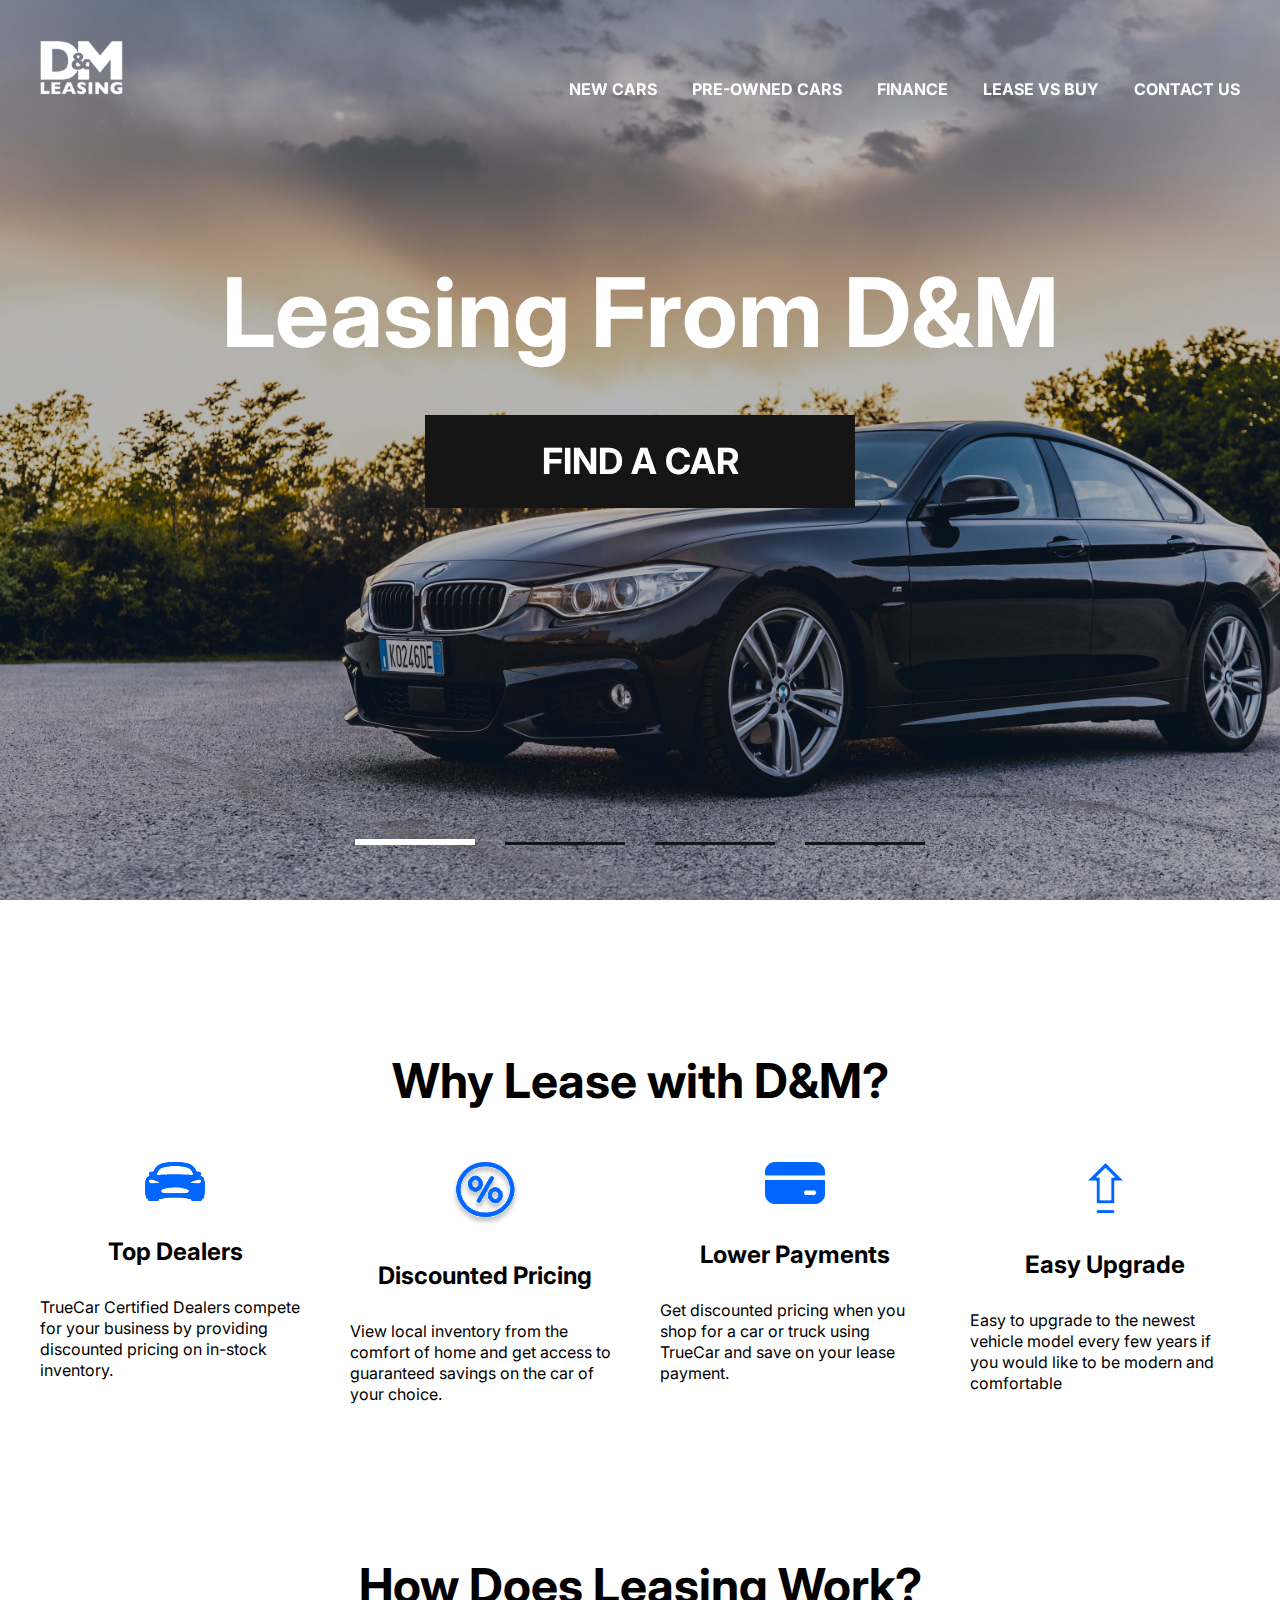
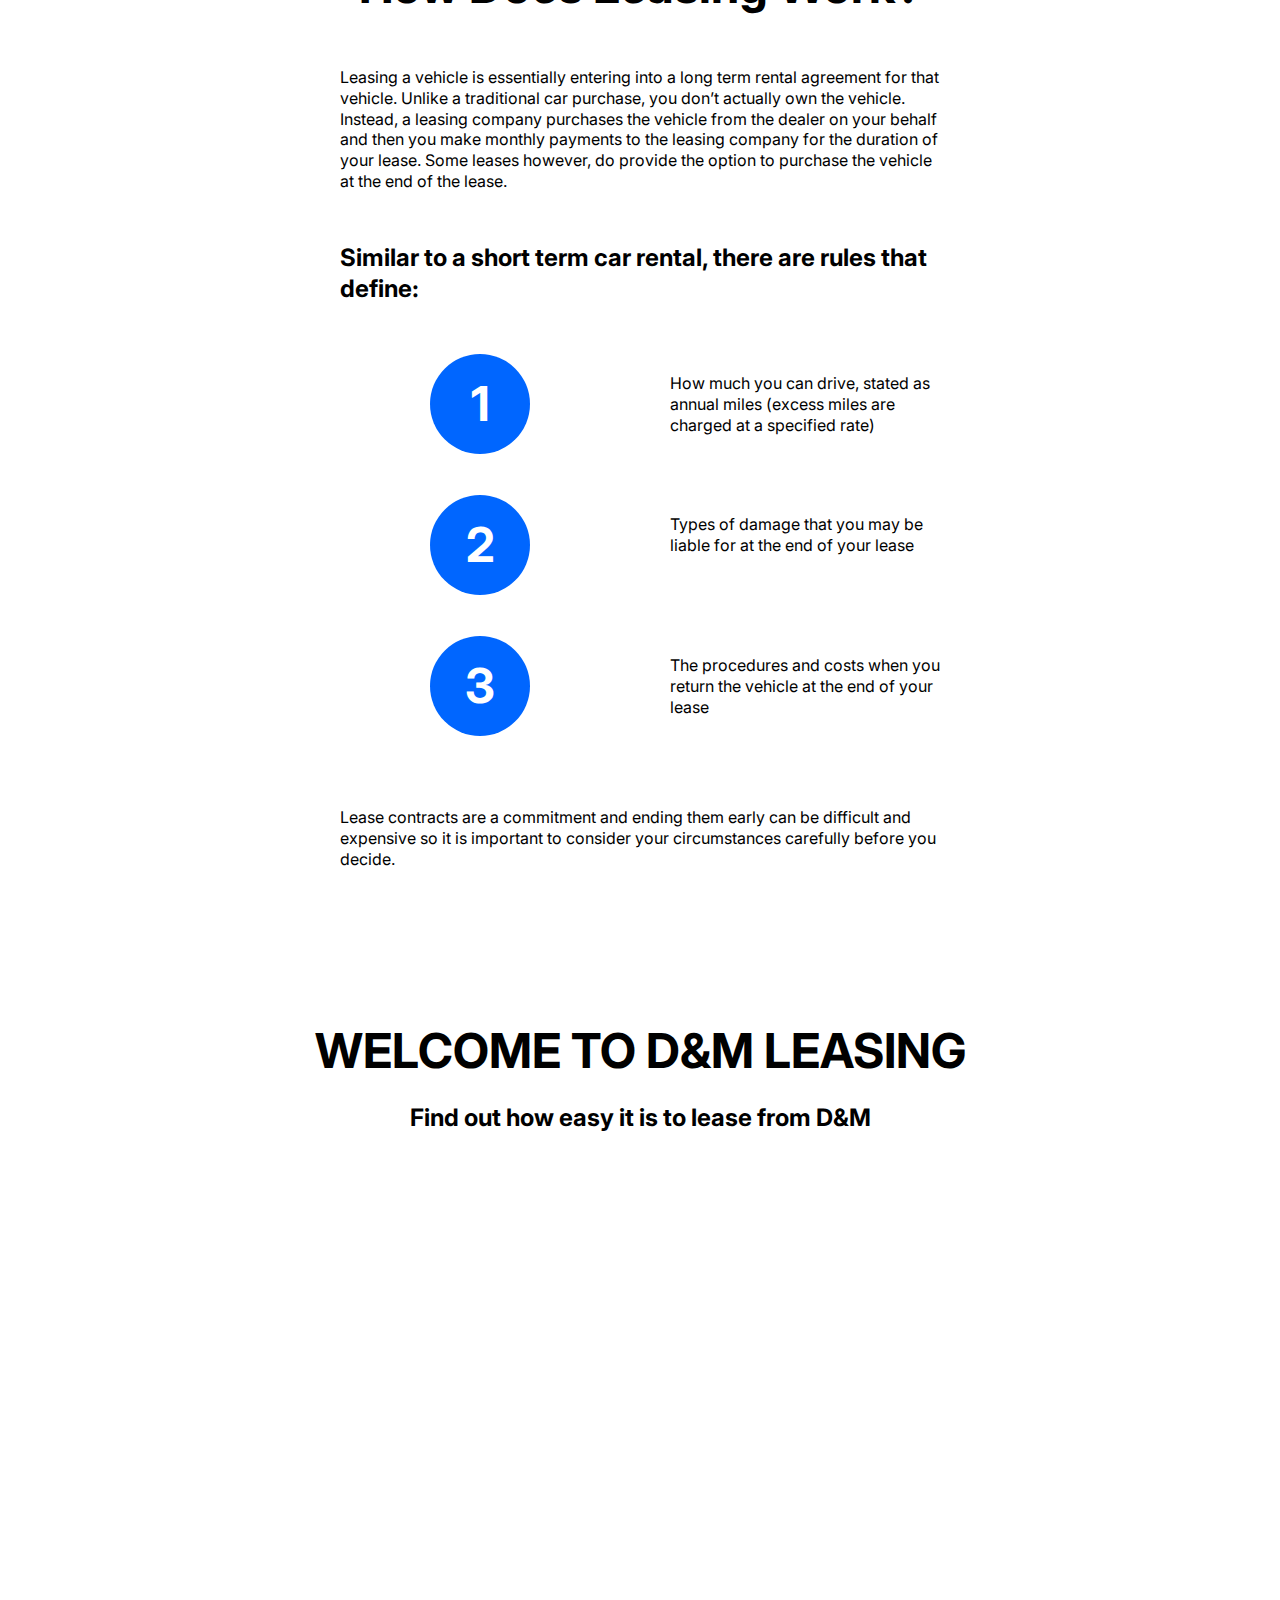
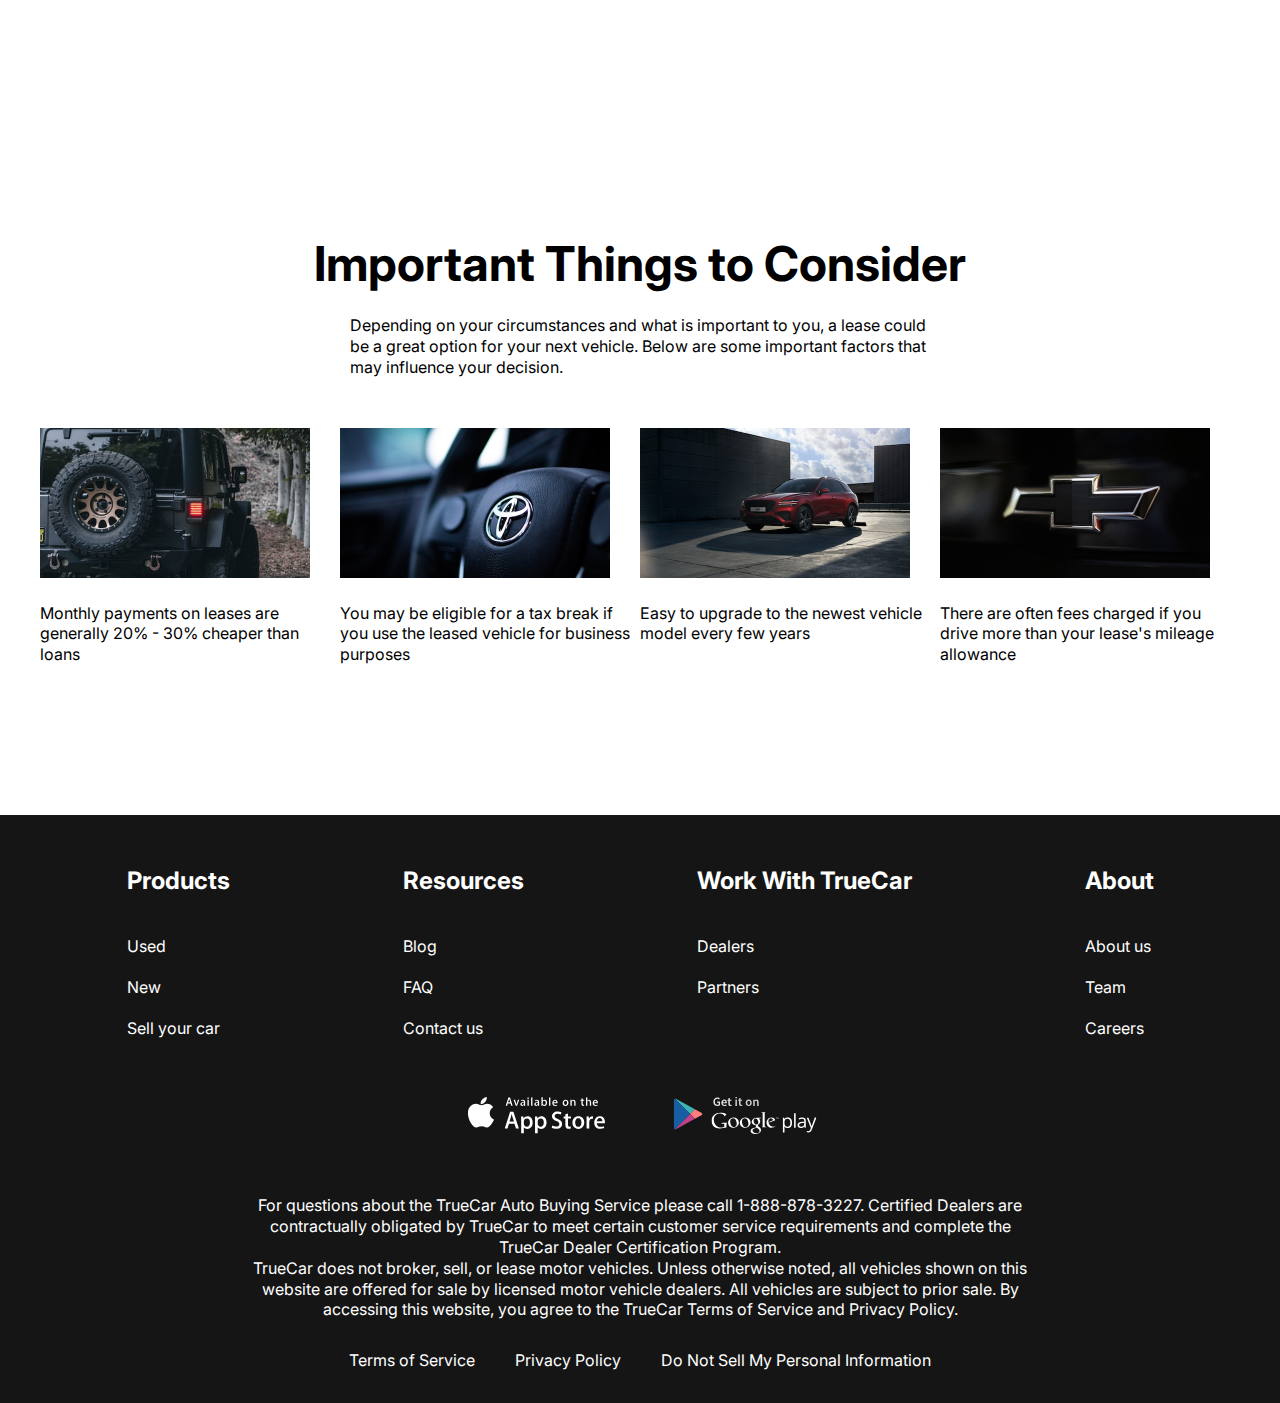
<file: index.html>
<!DOCTYPE html>
<html lang="en">

<head>
    <meta charset="UTF-8">
    <meta name="viewport" content="width=device-width, initial-scale=1.0">
    <title>Сar showroom</title>
    <link rel="preconnect" href="https://fonts.googleapis.com">
    <link rel="preconnect" href="https://fonts.gstatic.com" crossorigin>
    <link href="https://fonts.googleapis.com/css2?family=Inter:wght@100..900&display=swap" rel="stylesheet">
    <link rel="stylesheet" href="https://cdn.jsdelivr.net/npm/swiper@11/swiper-bundle.min.css" />
    <link rel="stylesheet" href="css/style.css">
</head>

<body>
    <div class="wrapper">
        <header class="header header-main">
            <div class="container">
                <div class="header__inner">
                    <a href="index.html" class="logo">
                        <img src="images/logo.svg" alt="" class="logo__img">
                    </a>
                    <nav class="menu">
                        <ul class="menu__list">
                            <li class="menu__list-item">
                                <a href="new-cars.html" class="menu__list-link">NEW CARS</a>
                            </li>
                            <li class="menu__list-item">
                                <a href="#" class="menu__list-link">PRE-OWNED CARS</a>
                            </li>
                            <li class="menu__list-item">
                                <a href="#" class="menu__list-link">FINANCE</a>
                            </li>
                            <li class="menu__list-item">
                                <a href="#" class="menu__list-link">LEASE VS BUY</a>
                            </li>
                            <li class="menu__list-item">
                                <a href="contacts.html" class="menu__list-link">CONTACT US</a>
                            </li>
                        </ul>
                    </nav>
                </div>
            </div>
        </header>
        <main class="main">
            <section class="top">
                <div class="container">
                    <h1 class="title">
                        Leasing From D&M
                    </h1>
                    <a href="new-cars.html" class="top__link">
                        FIND A CAR
                    </a>
                </div>
            </section>
            <div class="slider">
                <div class="swiper">
                    <div class="swiper-wrapper">
                        <div class="swiper-slide" style="background-image: url(images/slide-1.jpg);"></div>
                        <div class="swiper-slide" style="background-image: url(images/slide-2.jpg);"></div>
                        <div class="swiper-slide" style="background-image: url(images/slide-3.jpg);"></div>
                        <div class="swiper-slide" style="background-image: url(images/slide-4.jpg);"></div>
                    </div>
                    <div class="swiper-pagination"></div>
                </div>
            </div>
            <section class="why-lease">
                <div class="container">
                    <h2 class="section-title">
                        Why Lease with D&M?
                    </h2>
                    <ul class="why-lease__list">
                        <li class="why-lease__item">
                            <img class="why-lease__item-img" src="images/why-lease-1.svg">
                            <h3 class="why-lease__item-title">
                                Top Dealers
                            </h3>
                            <p class="why-lease__item-text">
                                TrueCar Certified Dealers compete for your business by providing discounted pricing on
                                in-stock inventory.
                            </p>
                        </li>
                        <li class="why-lease__item">
                            <img class="why-lease__item-img" src="images/why-lease-2.svg">
                            <h3 class="why-lease__item-title">
                                Discounted Pricing
                            </h3>
                            <p class="why-lease__item-text">
                                View local inventory from the comfort of home and get access to guaranteed savings on
                                the car of your choice.
                            </p>
                        </li>
                        <li class="why-lease__item">
                            <img class="why-lease__item-img" src="images/why-lease-3.svg">
                            <h3 class="why-lease__item-title">
                                Lower Payments
                            </h3>
                            <p class="why-lease__item-text">
                                Get discounted pricing when you shop for a car or truck using TrueCar and save on your
                                lease payment.
                            </p>
                        </li>
                        <li class="why-lease__item">
                            <img class="why-lease__item-img" src="images/why-lease-4.svg">
                            <h3 class="why-lease__item-title">
                                Easy Upgrade
                            </h3>
                            <p class="why-lease__item-text">
                                Easy to upgrade to the newest vehicle model every few years if you would like to be
                                modern and comfortable
                            </p>
                        </li>
                    </ul>
                </div>
            </section>
            <section class="how-does">
                <div class="container">
                    <div class="how-does__inner">
                        <h2 class="section-title">
                            How Does Leasing Work?
                        </h2>
                        <p class="how-does__text">
                            Leasing a vehicle is essentially entering into a long term rental agreement for that
                            vehicle. Unlike a traditional car purchase, you don’t actually own the vehicle. Instead, a
                            leasing company purchases the vehicle from the dealer on your behalf and then you make
                            monthly payments to the leasing company for the duration of your lease. Some leases however,
                            do provide the option to purchase the vehicle at the end of the lease.
                        </p>
                        <h4 class="how__does-title">
                            Similar to a short term car rental, there are rules that define:
                        </h4>
                        <ol class="how__does-list">
                            <li class="how__does-item">
                                How much you can drive, stated as annual miles (excess miles are charged at a specified
                                rate)
                            </li>
                            <li class="how__does-item">
                                Types of damage that you may be liable for at the end of your lease
                            </li>
                            <li class="how__does-item">
                                The procedures and costs when you return the vehicle at the end of your lease
                            </li>
                        </ol>
                        <p class="how-does__text">
                            Lease contracts are a commitment and ending them early can be difficult and expensive so it
                            is important to consider your circumstances carefully before you decide.
                        </p>
                    </div>
                </div>
            </section>
            <section class="video">
                <div class="container">
                    <h2 class="section-title video__title">
                        WELCOME TO D&M LEASING
                    </h2>
                    <p class="video__text">
                        Find out how easy it is to lease from D&M
                    </p>
                    <iframe class="video__content" width="1000" height="500"
                        src="https://www.youtube.com/embed/YuzClM_OAO0?si=4I--rb2mOh2z2-a6&amp;controls=0"
                        title="YouTube video player" frameborder="0"
                        allow="accelerometer; autoplay; clipboard-write; encrypted-media; gyroscope; picture-in-picture; web-share"
                        allowfullscreen>
                    </iframe>
                </div>
            </section>
            <section class="important">
                <div class="container">
                    <h2 class="section-title important__title">
                        Important Things to Consider
                    </h2>
                    <p class="important__text">
                        Depending on your circumstances and what is important to you, a lease could be a great option
                        for your next vehicle. Below are some important factors that may influence your decision.
                    </p>
                    <ul class="important__list">
                        <li class="important__item">
                            <img class="important__item-img" src="images/imp-1.jpg" alt="">
                            <p class="important__item-text">
                                Monthly payments on leases are generally 20% - 30% cheaper than loans
                            </p>
                        </li>
                        <li class="important__item">
                            <img class="important__item-img" src="images/imp-2.jpg" alt="">
                            <p class="important__item-text">
                                You may be eligible for a tax break if you use the leased vehicle for business purposes
                            </p>
                        </li>
                        <li class="important__item">
                            <img class="important__item-img" src="images/imp-3.jpg" alt="">
                            <p class="important__item-text">
                                Easy to upgrade to the newest vehicle model every few years
                            </p>
                        </li>
                        <li class="important__item">
                            <img class="important__item-img" src="images/imp-4.jpg" alt="">
                            <p class="important__item-text">
                                There are often fees charged if you drive more than your lease's mileage allowance
                            </p>
                        </li>
                    </ul>
                </div>
            </section>
        </main>
        <footer class="footer">
            <div class="container">
                <nav class="footer__menu">
                    <ul class="footer__menu-list">
                        <li class="footer__menu-item">
                            <p class="footer__menu-title">Products</p>
                        </li>
                        <li class="footer__menu-item">
                            <a href="#" class="footer__menu-link">Used</a>
                        </li>
                        <li class="footer__menu-item">
                            <a href="#" class="footer__menu-link">New</a>
                        </li>
                        <li class="footer__menu-item">
                            <a href="#" class="footer__menu-link">Sell your car</a>
                        </li>
                    </ul>
                    <ul class="footer__menu-list">
                        <li class="footer__menu-item">
                            <p class="footer__menu-title">Resources</p>
                        </li>
                        <li class="footer__menu-item">
                            <a href="#" class="footer__menu-link">Blog</a>
                        </li>
                        <li class="footer__menu-item">
                            <a href="#" class="footer__menu-link">FAQ</a>
                        </li>
                        <li class="footer__menu-item">
                            <a href="#" class="footer__menu-link">Contact us</a>
                        </li>
                    </ul>
                    <ul class="footer__menu-list">
                        <li class="footer__menu-item">
                            <p class="footer__menu-title">Work With TrueCar</p>
                        </li>
                        <li class="footer__menu-item">
                            <a href="#" class="footer__menu-link">Dealers</a>
                        </li>
                        <li class="footer__menu-item">
                            <a href="#" class="footer__menu-link">Partners</a>
                        </li>
                    </ul>
                    <ul class="footer__menu-list">
                        <li class="footer__menu-item">
                            <p class="footer__menu-title">About</p>
                        </li>
                        <li class="footer__menu-item">
                            <a href="#" class="footer__menu-link">About us</a>
                        </li>
                        <li class="footer__menu-item">
                            <a href="#" class="footer__menu-link">Team</a>
                        </li>
                        <li class="footer__menu-item">
                            <a href="#" class="footer__menu-link">Careers</a>
                        </li>
                    </ul>
                </nav>
                <ul class="app">
                    <li class="app__item">
                        <a href="#" class="app__item-link">
                            <img class="app__item-img" src="images/appstore.svg">
                        </a>
                    </li>
                    <li class="app__item">
                        <a href="#" class="app__item-link">
                            <img class="app__item-img" src="images/googleplay.svg">
                        </a>
                    </li>
                </ul>
                <div class="footer__copy">
                    <p class="footer__copy-text">
                        For questions about the TrueCar Auto Buying Service please call 1-888-878-3227.
                        Certified Dealers are contractually obligated by TrueCar to meet certain customer service
                        requirements and complete the TrueCar Dealer Certification Program.
                    </p>
                    <p class="footer__copy-text">
                        TrueCar does not broker, sell, or lease motor vehicles. Unless otherwise noted, all vehicles
                        shown on this website are offered for sale by licensed motor vehicle dealers. All vehicles are
                        subject to prior sale. By accessing this website, you agree to the TrueCar Terms of Service and
                        Privacy Policy.
                    </p>
                </div>
                <nav class="copy__nav">
                    <ul class="copy__nav-list">
                        <li class="copy__nav-item">
                            <a href="#" class="copy__nav-link">Terms of Service</a>
                        </li>
                        <li class="copy__nav-item">
                            <a href="#" class="copy__nav-link">Privacy Policy</a>
                        </li>
                        <li class="copy__nav-item">
                            <a href="#" class="copy__nav-link">Do Not Sell My Personal Information</a>
                        </li>
                    </ul>
                </nav>
            </div>
        </footer>
    </div>



    <script src="https://cdn.jsdelivr.net/npm/swiper@11/swiper-bundle.min.js"></script>
    <script src="js/main.js"></script>
</body>

</html>
</file>
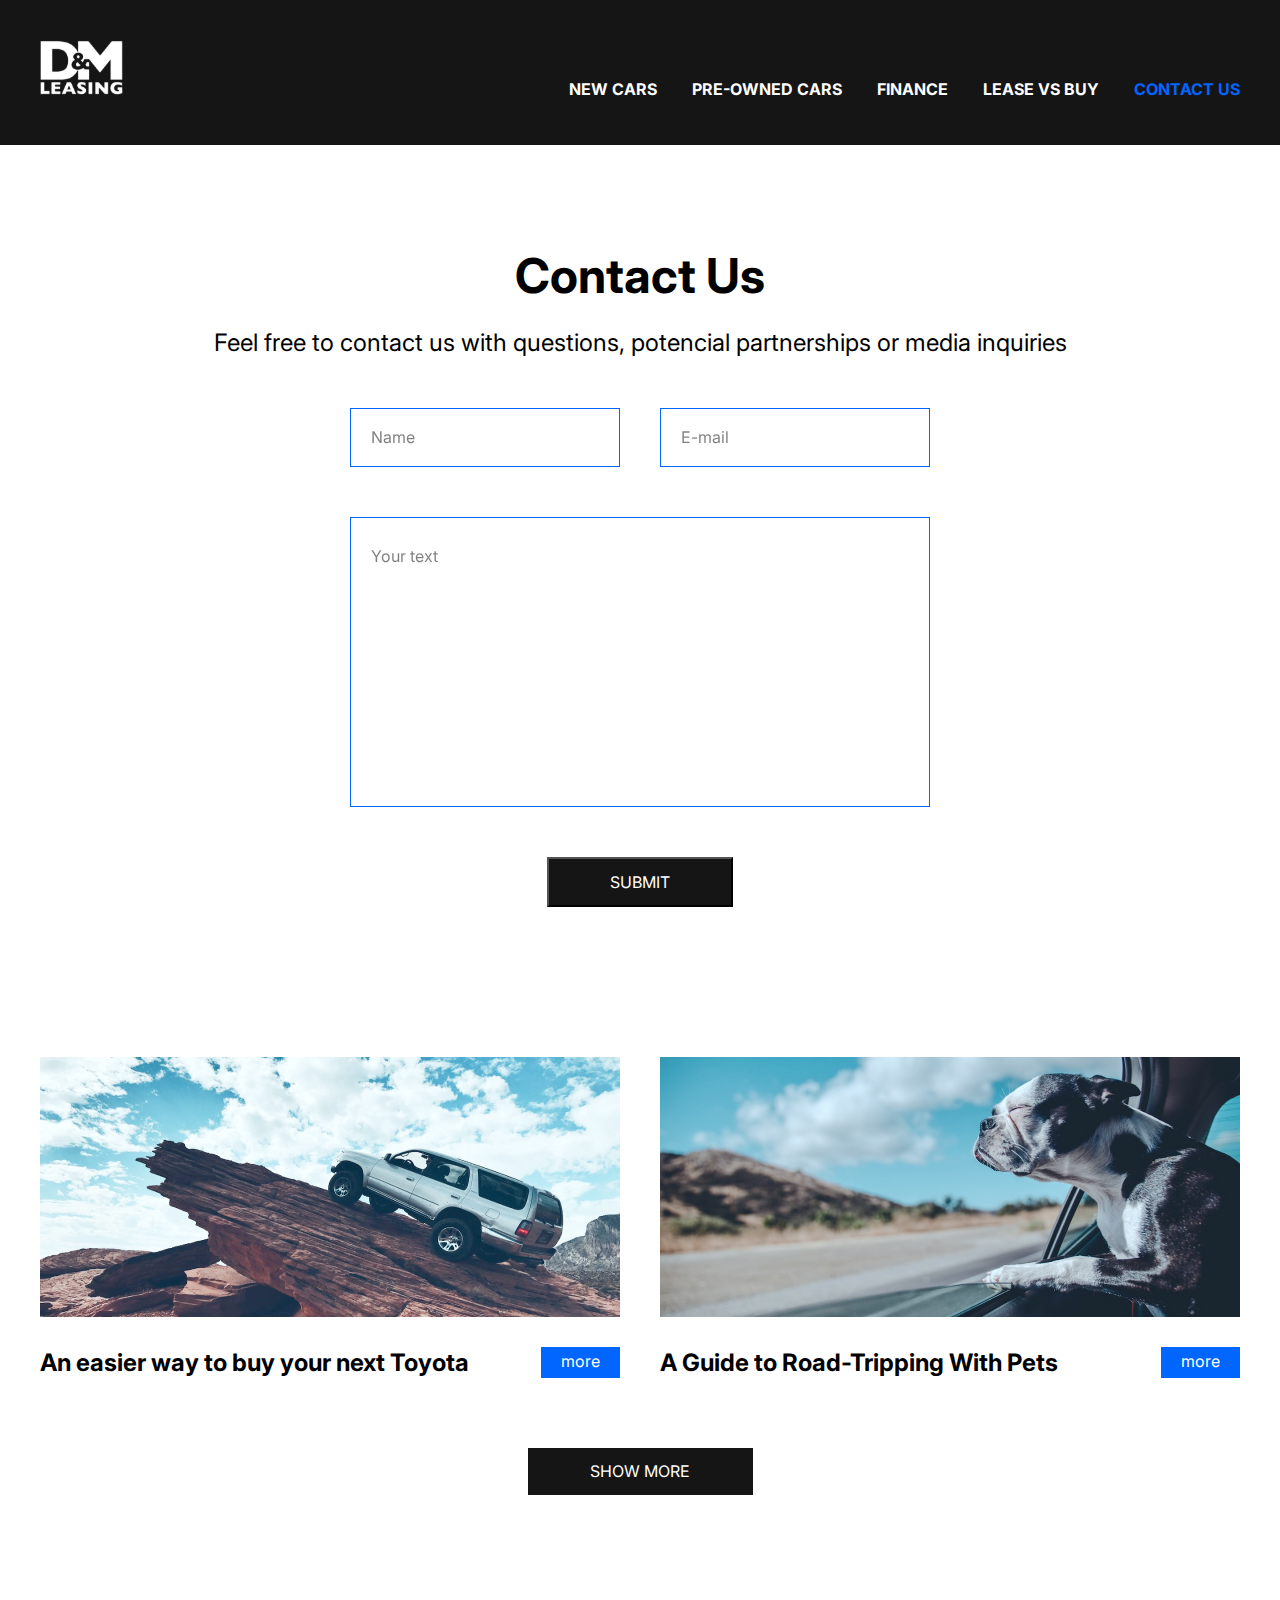
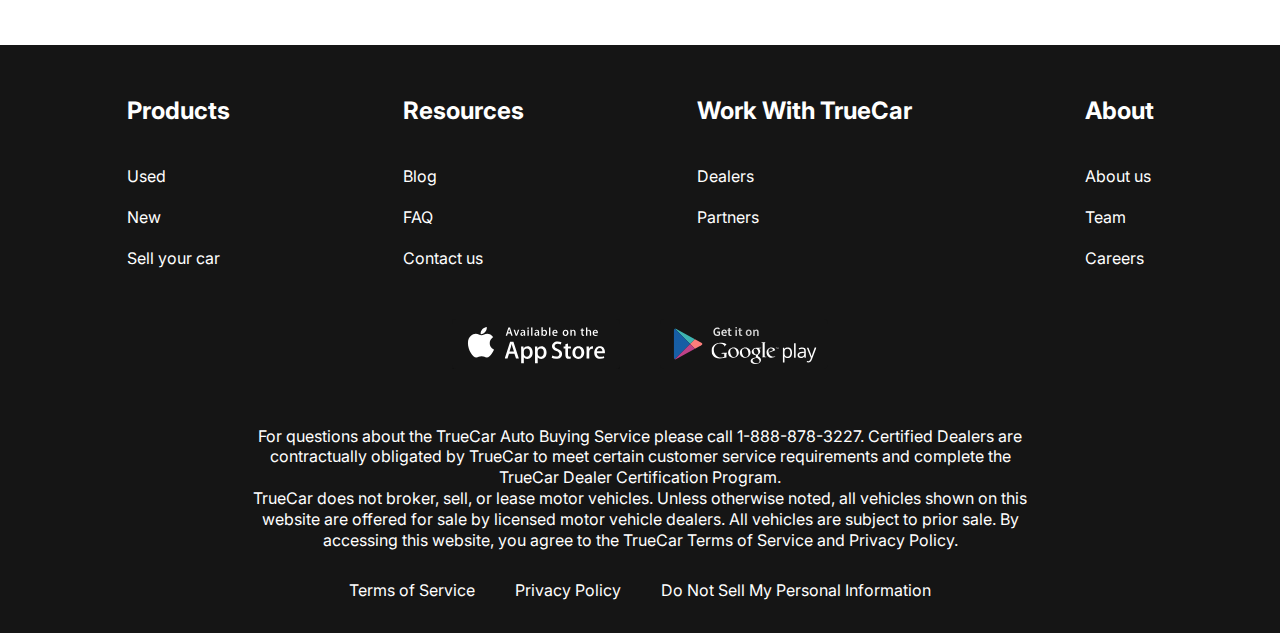
<file: contacts.html>
<!DOCTYPE html>
<html lang="en">

<head>
    <meta charset="UTF-8">
    <meta name="viewport" content="width=device-width, initial-scale=1.0">
    <title>Сar showroom</title>
    <link rel="stylesheet" href="css/style.css">
    <link rel="preconnect" href="https://fonts.googleapis.com">
    <link rel="preconnect" href="https://fonts.gstatic.com" crossorigin>
    <link href="https://fonts.googleapis.com/css2?family=Inter:wght@100..900&display=swap" rel="stylesheet">
</head>

<body>
    <div class="wrapper">
        <header class="header">
            <div class="container">
                <div class="header__inner">
                    <a href="index.html" class="logo">
                        <img src="images/logo.svg" alt="" class="logo__img">
                    </a>
                    <nav class="menu">
                        <ul class="menu__list">
                            <li class="menu__list-item">
                                <a href="new-cars.html" class="menu__list-link">NEW CARS</a>
                            </li>
                            <li class="menu__list-item">
                                <a href="#" class="menu__list-link">PRE-OWNED CARS</a>
                            </li>
                            <li class="menu__list-item">
                                <a href="#" class="menu__list-link">FINANCE</a>
                            </li>
                            <li class="menu__list-item">
                                <a href="#" class="menu__list-link">LEASE VS BUY</a>
                            </li>
                            <li class="menu__list-item">
                                <a href="#" class="menu__list-link menu__list-link--active">CONTACT US</a>
                            </li>
                        </ul>
                    </nav>
                </div>
            </div>
        </header>
        <main class="main">
            <section class="contacts">
                <div class="container">
                    <h2 class="section-title contacts__title">Contact Us</h2>
                    <p class="contacts__text">
                        Feel free to contact us with questions, potencial partnerships or media inquiries
                    </p>
                    <form action="#" class="form">
                        <input class="form__input" type="text" placeholder="Name">
                        <input class="form__input" type="email" placeholder="E-mail">
                        <textarea class="form__textarea" placeholder="Your text"></textarea>
                        <button class="form__btn" type="submit">SUBMIT</button>
                    </form>
                </div>
            </section>
            <section class="blog">
                <div class="container">
                    <div class="blog__items">
                        <div class="blog__item">
                            <img class="blog__item-img" src="images/blog-1.jpg" alt="">
                            <h4 class="blog__item-title">An easier way to buy your next Toyota</h4>
                            <a class="blog__item-link" href="#">more</a>
                        </div>
                        <div class="blog__item">
                            <img class="blog__item-img" src="images/blog-2.jpg" alt="">
                            <h4 class="blog__item-title">A Guide to Road-Tripping With Pets</h4>
                            <a class="blog__item-link" href="#">more</a>
                        </div>
                    </div>
                    <a href="#" class="showmore-link">SHOW MORE</a>
                </div>
            </section>
        </main>
        <footer class="footer">
            <div class="container">
                <nav class="footer__menu">
                    <ul class="footer__menu-list">
                        <li class="footer__menu-item">
                            <p class="footer__menu-title">Products</p>
                        </li>
                        <li class="footer__menu-item">
                            <a href="#" class="footer__menu-link">Used</a>
                        </li>
                        <li class="footer__menu-item">
                            <a href="#" class="footer__menu-link">New</a>
                        </li>
                        <li class="footer__menu-item">
                            <a href="#" class="footer__menu-link">Sell your car</a>
                        </li>
                    </ul>
                    <ul class="footer__menu-list">
                        <li class="footer__menu-item">
                            <p class="footer__menu-title">Resources</p>
                        </li>
                        <li class="footer__menu-item">
                            <a href="#" class="footer__menu-link">Blog</a>
                        </li>
                        <li class="footer__menu-item">
                            <a href="#" class="footer__menu-link">FAQ</a>
                        </li>
                        <li class="footer__menu-item">
                            <a href="#" class="footer__menu-link">Contact us</a>
                        </li>
                    </ul>
                    <ul class="footer__menu-list">
                        <li class="footer__menu-item">
                            <p class="footer__menu-title">Work With TrueCar</p>
                        </li>
                        <li class="footer__menu-item">
                            <a href="#" class="footer__menu-link">Dealers</a>
                        </li>
                        <li class="footer__menu-item">
                            <a href="#" class="footer__menu-link">Partners</a>
                        </li>
                    </ul>
                    <ul class="footer__menu-list">
                        <li class="footer__menu-item">
                            <p class="footer__menu-title">About</p>
                        </li>
                        <li class="footer__menu-item">
                            <a href="#" class="footer__menu-link">About us</a>
                        </li>
                        <li class="footer__menu-item">
                            <a href="#" class="footer__menu-link">Team</a>
                        </li>
                        <li class="footer__menu-item">
                            <a href="#" class="footer__menu-link">Careers</a>
                        </li>
                    </ul>
                </nav>
                <ul class="app">
                    <li class="app__item">
                        <a href="#" class="app__item-link">
                            <img class="app__item-img" src="images/appstore.svg">
                        </a>
                    </li>
                    <li class="app__item">
                        <a href="#" class="app__item-link">
                            <img class="app__item-img" src="images/googleplay.svg">
                        </a>
                    </li>
                </ul>
                <div class="footer__copy">
                    <p class="footer__copy-text">
                        For questions about the TrueCar Auto Buying Service please call 1-888-878-3227.
                        Certified Dealers are contractually obligated by TrueCar to meet certain customer service
                        requirements and complete the TrueCar Dealer Certification Program.
                    </p>
                    <p class="footer__copy-text">
                        TrueCar does not broker, sell, or lease motor vehicles. Unless otherwise noted, all vehicles
                        shown on this website are offered for sale by licensed motor vehicle dealers. All vehicles are
                        subject to prior sale. By accessing this website, you agree to the TrueCar Terms of Service and
                        Privacy Policy.
                    </p>
                </div>
                <nav class="copy__nav">
                    <ul class="copy__nav-list">
                        <li class="copy__nav-item">
                            <a href="#" class="copy__nav-link">Terms of Service</a>
                        </li>
                        <li class="copy__nav-item">
                            <a href="#" class="copy__nav-link">Privacy Policy</a>
                        </li>
                        <li class="copy__nav-item">
                            <a href="#" class="copy__nav-link">Do Not Sell My Personal Information</a>
                        </li>
                    </ul>
                </nav>
            </div>
        </footer>
    </div>
</body>

</html>
</file>
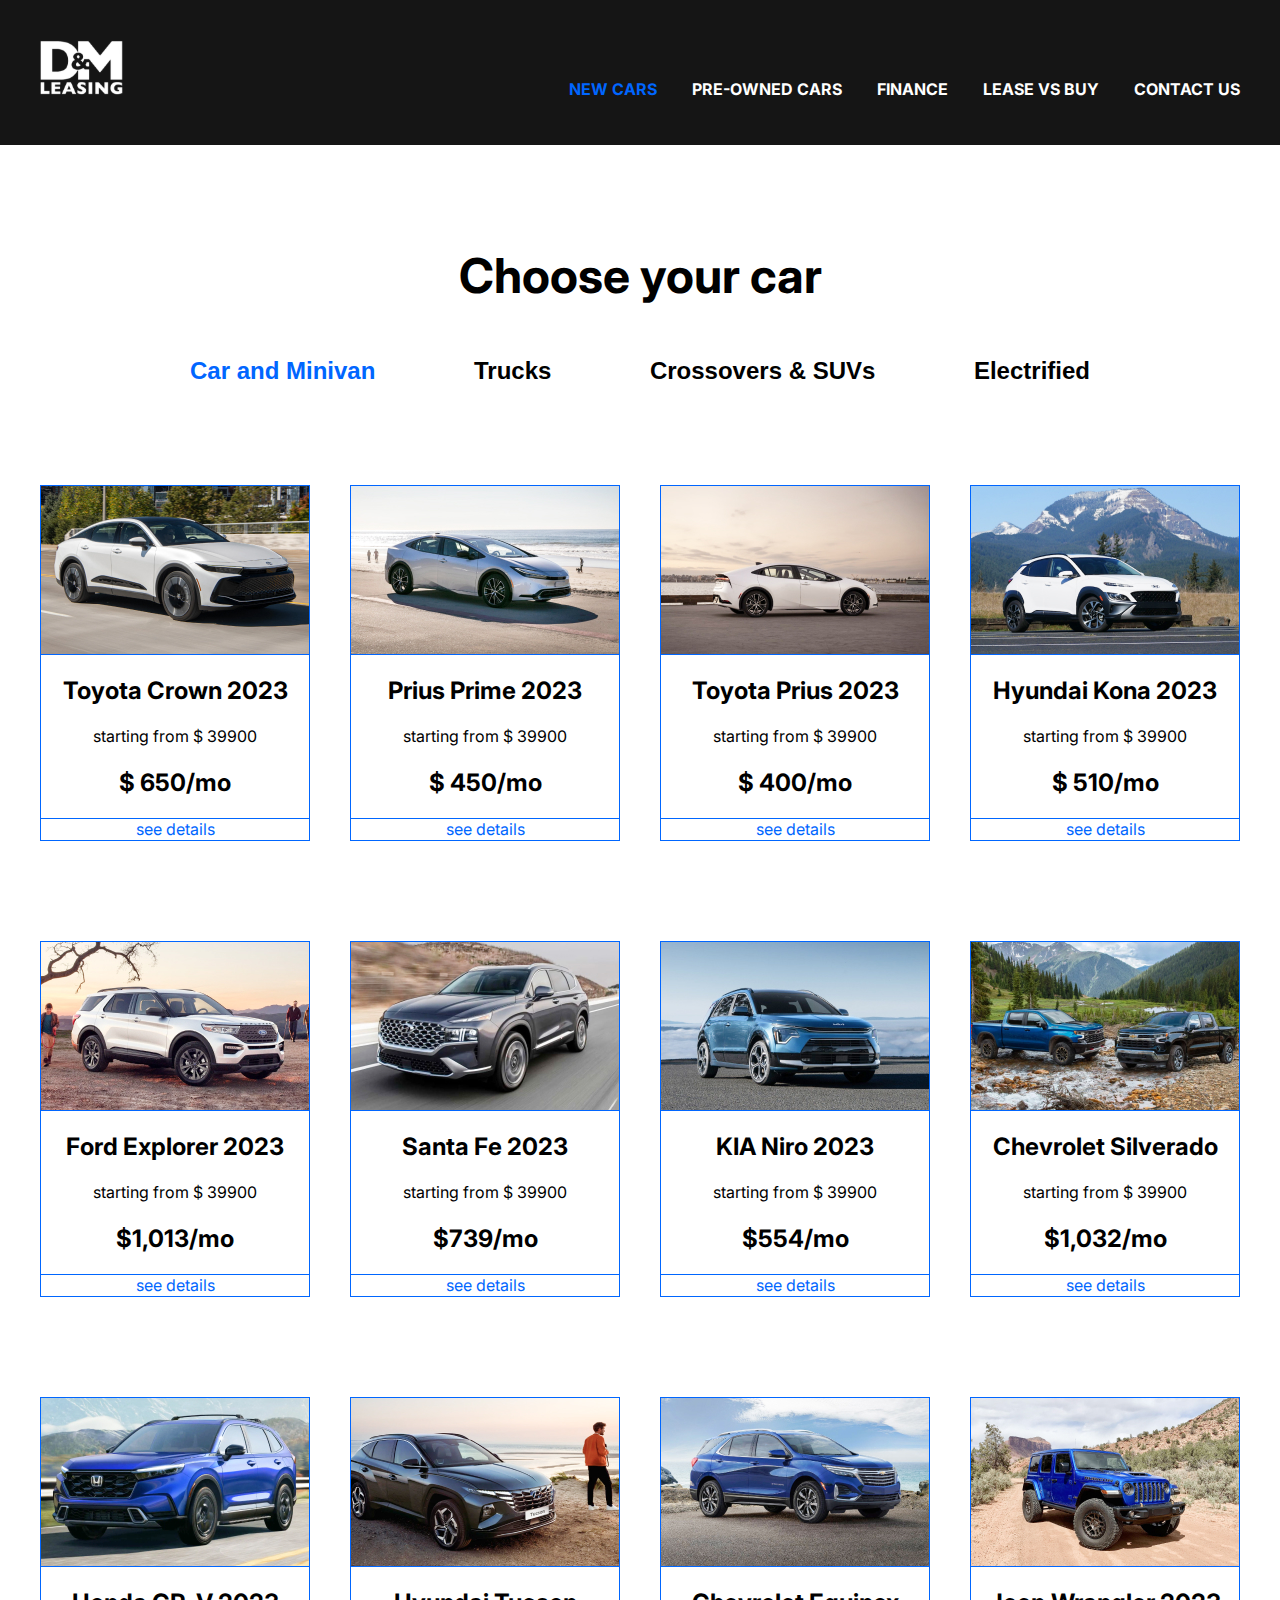
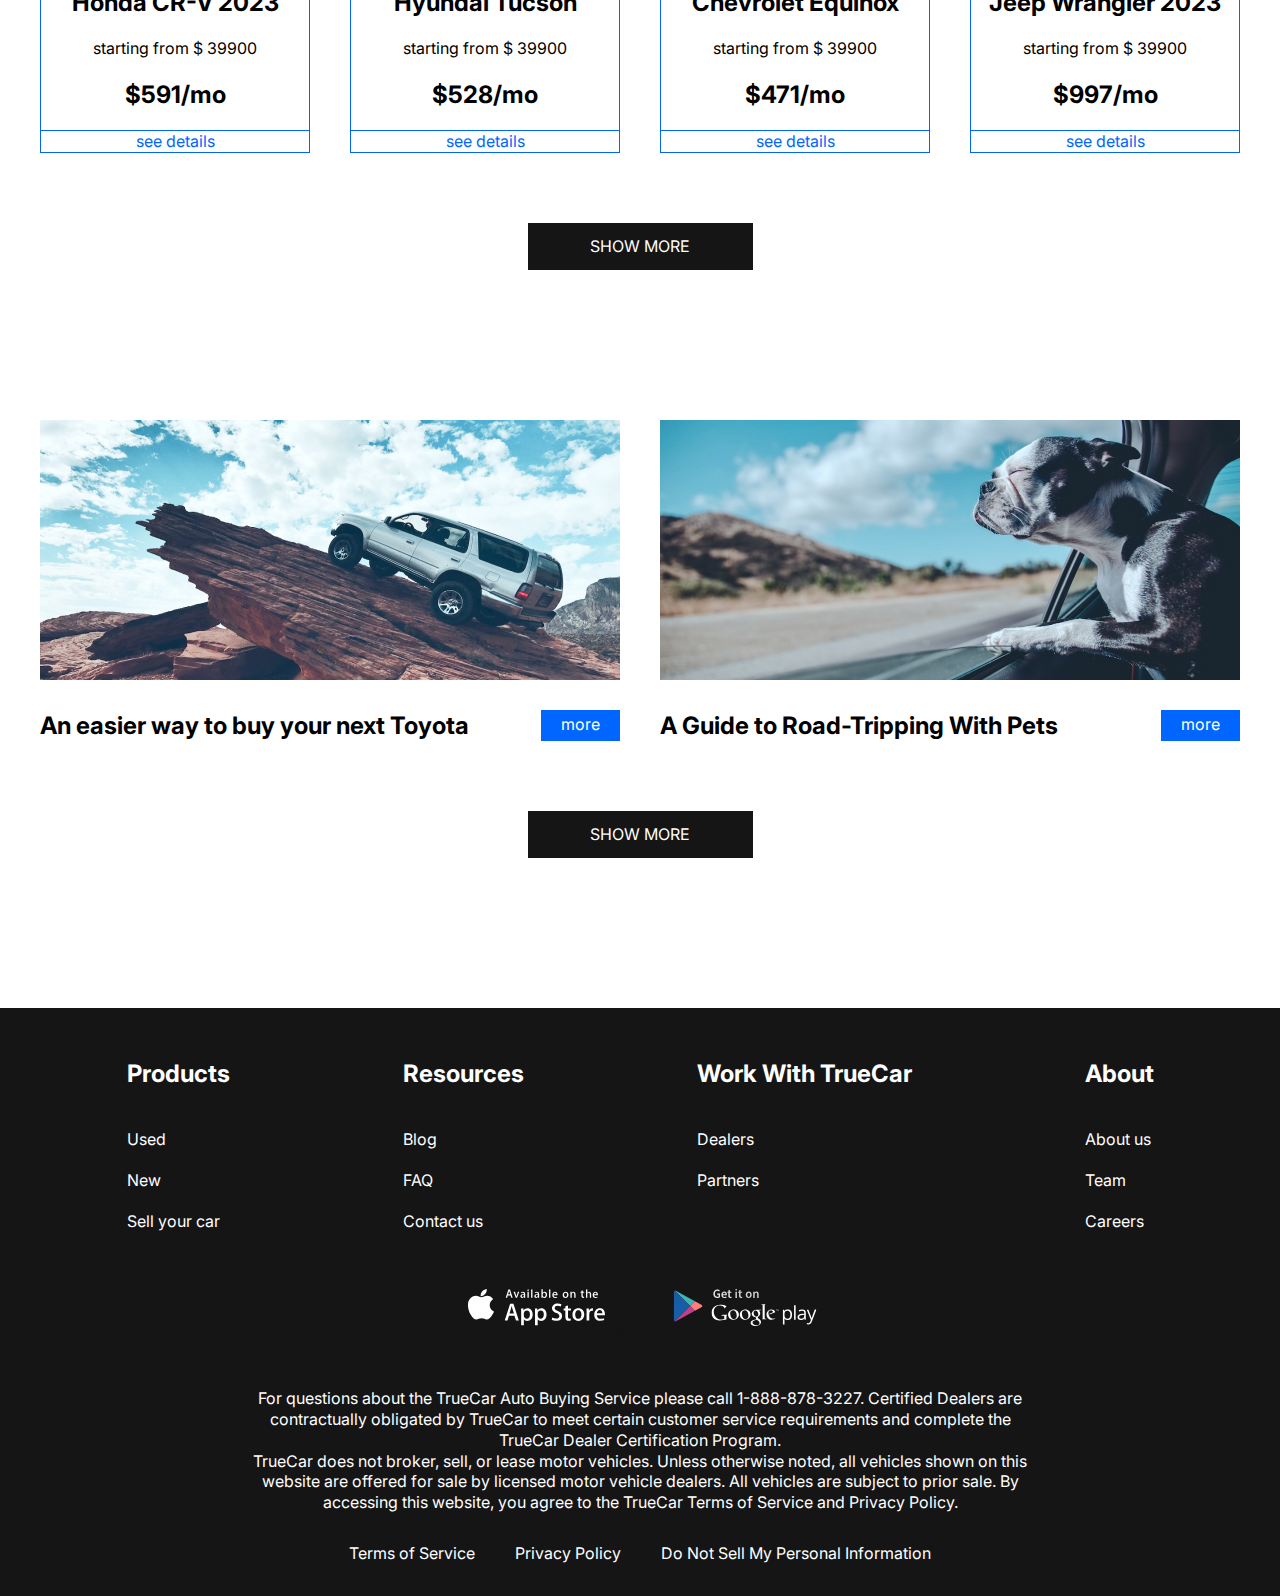
<file: new-cars.html>
<!DOCTYPE html>
<html lang="en">

<head>
    <meta charset="UTF-8">
    <meta name="viewport" content="width=device-width, initial-scale=1.0">
    <title>Сar showroom</title>
    <link rel="stylesheet" href="css/style.css">
    <link rel="preconnect" href="https://fonts.googleapis.com">
    <link rel="preconnect" href="https://fonts.gstatic.com" crossorigin>
    <link href="https://fonts.googleapis.com/css2?family=Inter:wght@100..900&display=swap" rel="stylesheet">
</head>

<body>
    <div class="wrapper">
        <header class="header">
            <div class="container">
                <div class="header__inner">
                    <a href="index.html" class="logo">
                        <img src="images/logo.svg" alt="" class="logo__img">
                    </a>
                    <nav class="menu">
                        <ul class="menu__list">
                            <li class="menu__list-item">
                                <a href="#" class="menu__list-link menu__list-link--active">NEW CARS</a>
                            </li>
                            <li class="menu__list-item">
                                <a href="#" class="menu__list-link">PRE-OWNED CARS</a>
                            </li>
                            <li class="menu__list-item">
                                <a href="#" class="menu__list-link">FINANCE</a>
                            </li>
                            <li class="menu__list-item">
                                <a href="#" class="menu__list-link">LEASE VS BUY</a>
                            </li>
                            <li class="menu__list-item">
                                <a href="contacts.html" class="menu__list-link">CONTACT US</a>
                            </li>
                        </ul>
                    </nav>
                </div>
            </div>
        </header>
        <main class="main">
            <section class="choose">
                <div class="container">
                    <h2 class="section-title">
                        Choose your car
                    </h2>
                    <div class="tabs">
                        <div class="tabs__btn">
                            <button class="tabs__btn-item tabs__btn-item--acive" data-button="content-1">Car and Minivan</button>
                            <button class="tabs__btn-item" data-button="content-2">Trucks</button>
                            <button class="tabs__btn-item" data-button="content-3">Crossovers & SUVs</button>
                            <button class="tabs__btn-item" data-button="content-4">Electrified</button>
                        </div>
                        <div class="tabs__content">
                            <div class="tabs__content-item tabs__content-item--acive" id="content-1">
                                <div class="card">
                                    <img class="card__img" src="images/card-1.jpg" alt="">
                                    <div class="card__content">
                                        <h4 class="card__title">Toyota Crown 2023</h4>
                                        <p class="card__text">starting from $ 39900</p>
                                        <p class="card__price">$ 650/mo</p>
                                    </div>
                                    <a class="card__link" href="#">see details</a>
                                </div>
                                <div class="card">
                                    <img class="card__img" src="images/card-2.jpg" alt="">
                                    <div class="card__content">
                                        <h4 class="card__title">Prius Prime 2023</h4>
                                        <p class="card__text">starting from $ 39900</p>
                                        <p class="card__price">$ 450/mo</p>
                                    </div>
                                    <a class="card__link" href="#">see details</a>
                                </div>
                                <div class="card">
                                    <img class="card__img" src="images/card-3.jpg" alt="">
                                    <div class="card__content">
                                        <h4 class="card__title">Toyota Prius 2023</h4>
                                        <p class="card__text">starting from $ 39900</p>
                                        <p class="card__price">$ 400/mo</p>
                                    </div>
                                    <a class="card__link" href="#">see details</a>
                                </div>
                                <div class="card">
                                    <img class="card__img" src="images/card-4.jpg" alt="">
                                    <div class="card__content">
                                        <h4 class="card__title">Hyundai Kona 2023</h4>
                                        <p class="card__text">starting from $ 39900</p>
                                        <p class="card__price">$ 510/mo</p>
                                    </div>
                                    <a class="card__link" href="#">see details</a>
                                </div>
                                <div class="card">
                                    <img class="card__img" src="images/card-5.jpg" alt="">
                                    <div class="card__content">
                                        <h4 class="card__title">Ford Explorer 2023</h4>
                                        <p class="card__text">starting from $ 39900</p>
                                        <p class="card__price">$1,013/mo</p>
                                    </div>
                                    <a class="card__link" href="#">see details</a>
                                </div>
                                <div class="card">
                                    <img class="card__img" src="images/card-6.jpg" alt="">
                                    <div class="card__content">
                                        <h4 class="card__title">Santa  Fe 2023</h4>
                                        <p class="card__text">starting from $ 39900</p>
                                        <p class="card__price">$739/mo</p>
                                    </div>
                                    <a class="card__link" href="#">see details</a>
                                </div>
                                <div class="card">
                                    <img class="card__img" src="images/card-7.jpg" alt="">
                                    <div class="card__content">
                                        <h4 class="card__title">KIA Niro 2023</h4>
                                        <p class="card__text">starting from $ 39900</p>
                                        <p class="card__price">$554/mo</p>
                                    </div>
                                    <a class="card__link" href="#">see details</a>
                                </div>
                                <div class="card">
                                    <img class="card__img" src="images/card-8.jpg" alt="">
                                    <div class="card__content">
                                        <h4 class="card__title">Chevrolet Silverado</h4>
                                        <p class="card__text">starting from $ 39900</p>
                                        <p class="card__price">$1,032/mo</p>
                                    </div>
                                    <a class="card__link" href="#">see details</a>
                                </div>
                                <div class="card">
                                    <img class="card__img" src="images/card-9.jpg" alt="">
                                    <div class="card__content">
                                        <h4 class="card__title">Honda CR-V 2023</h4>
                                        <p class="card__text">starting from $ 39900</p>
                                        <p class="card__price">$591/mo</p>
                                    </div>
                                    <a class="card__link" href="#">see details</a>
                                </div>
                                <div class="card">
                                    <img class="card__img" src="images/card-10.jpg" alt="">
                                    <div class="card__content">
                                        <h4 class="card__title">Hyundai Tucson</h4>
                                        <p class="card__text">starting from $ 39900</p>
                                        <p class="card__price">$528/mo</p>
                                    </div>
                                    <a class="card__link" href="#">see details</a>
                                </div>
                                <div class="card">
                                    <img class="card__img" src="images/card-11.jpg" alt="">
                                    <div class="card__content">
                                        <h4 class="card__title">Chevrolet Equinox</h4>
                                        <p class="card__text">starting from $ 39900</p>
                                        <p class="card__price">$471/mo</p>
                                    </div>
                                    <a class="card__link" href="#">see details</a>
                                </div>
                                <div class="card">
                                    <img class="card__img" src="images/card-12.jpg" alt="">
                                    <div class="card__content">
                                        <h4 class="card__title">Jeep Wrangler 2023</h4>
                                        <p class="card__text">starting from $ 39900</p>
                                        <p class="card__price">$997/mo</p>
                                    </div>
                                    <a class="card__link" href="#">see details</a>
                                </div>
                            </div>
                            <div class="tabs__content-item" id="content-2">
                                <div class="card">
                                    <img class="card__img" src="images/card-1.jpg" alt="">
                                    <div class="card__content">
                                        <h4 class="card__title">Toyota Crown 2023</h4>
                                        <p class="card__text">starting from $ 39900</p>
                                        <p class="card__price">$ 650/mo</p>
                                    </div>
                                    <a class="card__link" href="#">see details</a>
                                </div>
                                <div class="card">
                                    <img class="card__img" src="images/card-2.jpg" alt="">
                                    <div class="card__content">
                                        <h4 class="card__title">Prius Prime 2023</h4>
                                        <p class="card__text">starting from $ 39900</p>
                                        <p class="card__price">$ 450/mo</p>
                                    </div>
                                    <a class="card__link" href="#">see details</a>
                                </div>
                                <div class="card">
                                    <img class="card__img" src="images/card-3.jpg" alt="">
                                    <div class="card__content">
                                        <h4 class="card__title">Toyota Prius 2023</h4>
                                        <p class="card__text">starting from $ 39900</p>
                                        <p class="card__price">$ 400/mo</p>
                                    </div>
                                    <a class="card__link" href="#">see details</a>
                                </div>
                                <div class="card">
                                    <img class="card__img" src="images/card-4.jpg" alt="">
                                    <div class="card__content">
                                        <h4 class="card__title">Hyundai Kona 2023</h4>
                                        <p class="card__text">starting from $ 39900</p>
                                        <p class="card__price">$ 510/mo</p>
                                    </div>
                                    <a class="card__link" href="#">see details</a>
                                </div>
                                <div class="card">
                                    <img class="card__img" src="images/card-1.jpg" alt="">
                                    <div class="card__content">
                                        <h4 class="card__title">Toyota Crown 2023</h4>
                                        <p class="card__text">starting from $ 39900</p>
                                        <p class="card__price">$ 650/mo</p>
                                    </div>
                                    <a class="card__link" href="#">see details</a>
                                </div>
                                <div class="card">
                                    <img class="card__img" src="images/card-2.jpg" alt="">
                                    <div class="card__content">
                                        <h4 class="card__title">Prius Prime 2023</h4>
                                        <p class="card__text">starting from $ 39900</p>
                                        <p class="card__price">$ 450/mo</p>
                                    </div>
                                    <a class="card__link" href="#">see details</a>
                                </div>
                                <div class="card">
                                    <img class="card__img" src="images/card-3.jpg" alt="">
                                    <div class="card__content">
                                        <h4 class="card__title">Toyota Prius 2023</h4>
                                        <p class="card__text">starting from $ 39900</p>
                                        <p class="card__price">$ 400/mo</p>
                                    </div>
                                    <a class="card__link" href="#">see details</a>
                                </div>
                                <div class="card">
                                    <img class="card__img" src="images/card-4.jpg" alt="">
                                    <div class="card__content">
                                        <h4 class="card__title">Hyundai Kona 2023</h4>
                                        <p class="card__text">starting from $ 39900</p>
                                        <p class="card__price">$ 510/mo</p>
                                    </div>
                                    <a class="card__link" href="#">see details</a>
                                </div>
                            </div>
                            </div>
                            <div class="tabs__content-item" id="content-3">
                                <div class="card">
                                    <img class="card__img" src="images/card-1.jpg" alt="">
                                    <div class="card__content">
                                        <h4 class="card__title">Toyota Crown 2023</h4>
                                        <p class="card__text">starting from $ 39900</p>
                                        <p class="card__price">$ 650/mo</p>
                                    </div>
                                    <a class="card__link" href="#">see details</a>
                                </div>
                                <div class="card">
                                    <img class="card__img" src="images/card-2.jpg" alt="">
                                    <div class="card__content">
                                        <h4 class="card__title">Prius Prime 2023</h4>
                                        <p class="card__text">starting from $ 39900</p>
                                        <p class="card__price">$ 450/mo</p>
                                    </div>
                                    <a class="card__link" href="#">see details</a>
                                </div>
                                <div class="card">
                                    <img class="card__img" src="images/card-3.jpg" alt="">
                                    <div class="card__content">
                                        <h4 class="card__title">Toyota Prius 2023</h4>
                                        <p class="card__text">starting from $ 39900</p>
                                        <p class="card__price">$ 400/mo</p>
                                    </div>
                                    <a class="card__link" href="#">see details</a>
                                </div>
                                <div class="card">
                                    <img class="card__img" src="images/card-4.jpg" alt="">
                                    <div class="card__content">
                                        <h4 class="card__title">Hyundai Kona 2023</h4>
                                        <p class="card__text">starting from $ 39900</p>
                                        <p class="card__price">$ 510/mo</p>
                                    </div>
                                    <a class="card__link" href="#">see details</a>
                                </div>
                                <div class="card">
                                    <img class="card__img" src="images/card-1.jpg" alt="">
                                    <div class="card__content">
                                        <h4 class="card__title">Toyota Crown 2023</h4>
                                        <p class="card__text">starting from $ 39900</p>
                                        <p class="card__price">$ 650/mo</p>
                                    </div>
                                    <a class="card__link" href="#">see details</a>
                                </div>
                                <div class="card">
                                    <img class="card__img" src="images/card-2.jpg" alt="">
                                    <div class="card__content">
                                        <h4 class="card__title">Prius Prime 2023</h4>
                                        <p class="card__text">starting from $ 39900</p>
                                        <p class="card__price">$ 450/mo</p>
                                    </div>
                                    <a class="card__link" href="#">see details</a>
                                </div>
                                <div class="card">
                                    <img class="card__img" src="images/card-3.jpg" alt="">
                                    <div class="card__content">
                                        <h4 class="card__title">Toyota Prius 2023</h4>
                                        <p class="card__text">starting from $ 39900</p>
                                        <p class="card__price">$ 400/mo</p>
                                    </div>
                                    <a class="card__link" href="#">see details</a>
                                </div>
                                <div class="card">
                                    <img class="card__img" src="images/card-4.jpg" alt="">
                                    <div class="card__content">
                                        <h4 class="card__title">Hyundai Kona 2023</h4>
                                        <p class="card__text">starting from $ 39900</p>
                                        <p class="card__price">$ 510/mo</p>
                                    </div>
                                    <a class="card__link" href="#">see details</a>
                                </div>
                                <div class="card">
                                    <img class="card__img" src="images/card-1.jpg" alt="">
                                    <div class="card__content">
                                        <h4 class="card__title">Toyota Crown 2023</h4>
                                        <p class="card__text">starting from $ 39900</p>
                                        <p class="card__price">$ 650/mo</p>
                                    </div>
                                    <a class="card__link" href="#">see details</a>
                                </div>
                                <div class="card">
                                    <img class="card__img" src="images/card-2.jpg" alt="">
                                    <div class="card__content">
                                        <h4 class="card__title">Prius Prime 2023</h4>
                                        <p class="card__text">starting from $ 39900</p>
                                        <p class="card__price">$ 450/mo</p>
                                    </div>
                                    <a class="card__link" href="#">see details</a>
                                </div>
                                <div class="card">
                                    <img class="card__img" src="images/card-3.jpg" alt="">
                                    <div class="card__content">
                                        <h4 class="card__title">Toyota Prius 2023</h4>
                                        <p class="card__text">starting from $ 39900</p>
                                        <p class="card__price">$ 400/mo</p>
                                    </div>
                                    <a class="card__link" href="#">see details</a>
                                </div>
                                <div class="card">
                                    <img class="card__img" src="images/card-4.jpg" alt="">
                                    <div class="card__content">
                                        <h4 class="card__title">Hyundai Kona 2023</h4>
                                        <p class="card__text">starting from $ 39900</p>
                                        <p class="card__price">$ 510/mo</p>
                                    </div>
                                    <a class="card__link" href="#">see details</a>
                                </div>
                                <div class="card">
                                    <img class="card__img" src="images/card-1.jpg" alt="">
                                    <div class="card__content">
                                        <h4 class="card__title">Toyota Crown 2023</h4>
                                        <p class="card__text">starting from $ 39900</p>
                                        <p class="card__price">$ 650/mo</p>
                                    </div>
                                    <a class="card__link" href="#">see details</a>
                                </div>
                                <div class="card">
                                    <img class="card__img" src="images/card-2.jpg" alt="">
                                    <div class="card__content">
                                        <h4 class="card__title">Prius Prime 2023</h4>
                                        <p class="card__text">starting from $ 39900</p>
                                        <p class="card__price">$ 450/mo</p>
                                    </div>
                                    <a class="card__link" href="#">see details</a>
                                </div>
                                <div class="card">
                                    <img class="card__img" src="images/card-3.jpg" alt="">
                                    <div class="card__content">
                                        <h4 class="card__title">Toyota Prius 2023</h4>
                                        <p class="card__text">starting from $ 39900</p>
                                        <p class="card__price">$ 400/mo</p>
                                    </div>
                                    <a class="card__link" href="#">see details</a>
                                </div>
                                <div class="card">
                                    <img class="card__img" src="images/card-4.jpg" alt="">
                                    <div class="card__content">
                                        <h4 class="card__title">Hyundai Kona 2023</h4>
                                        <p class="card__text">starting from $ 39900</p>
                                        <p class="card__price">$ 510/mo</p>
                                    </div>
                                    <a class="card__link" href="#">see details</a>
                                </div>
                            </div>
                            <div class="tabs__content-item" id="content-4">
                                <div class="card">
                                    <img class="card__img" src="images/card-1.jpg" alt="">
                                    <div class="card__content">
                                        <h4 class="card__title">Toyota Crown 2023</h4>
                                        <p class="card__text">starting from $ 39900</p>
                                        <p class="card__price">$ 650/mo</p>
                                    </div>
                                    <a class="card__link" href="#">see details</a>
                                </div>
                                <div class="card">
                                    <img class="card__img" src="images/card-2.jpg" alt="">
                                    <div class="card__content">
                                        <h4 class="card__title">Prius Prime 2023</h4>
                                        <p class="card__text">starting from $ 39900</p>
                                        <p class="card__price">$ 450/mo</p>
                                    </div>
                                    <a class="card__link" href="#">see details</a>
                                </div>
                                <div class="card">
                                    <img class="card__img" src="images/card-3.jpg" alt="">
                                    <div class="card__content">
                                        <h4 class="card__title">Toyota Prius 2023</h4>
                                        <p class="card__text">starting from $ 39900</p>
                                        <p class="card__price">$ 400/mo</p>
                                    </div>
                                    <a class="card__link" href="#">see details</a>
                                </div>
                                <div class="card">
                                    <img class="card__img" src="images/card-4.jpg" alt="">
                                    <div class="card__content">
                                        <h4 class="card__title">Hyundai Kona 2023</h4>
                                        <p class="card__text">starting from $ 39900</p>
                                        <p class="card__price">$ 510/mo</p>
                                    </div>
                                    <a class="card__link" href="#">see details</a>
                                </div>
                                <div class="card">
                                    <img class="card__img" src="images/card-1.jpg" alt="">
                                    <div class="card__content">
                                        <h4 class="card__title">Toyota Crown 2023</h4>
                                        <p class="card__text">starting from $ 39900</p>
                                        <p class="card__price">$ 650/mo</p>
                                    </div>
                                    <a class="card__link" href="#">see details</a>
                                </div>
                                <div class="card">
                                    <img class="card__img" src="images/card-2.jpg" alt="">
                                    <div class="card__content">
                                        <h4 class="card__title">Prius Prime 2023</h4>
                                        <p class="card__text">starting from $ 39900</p>
                                        <p class="card__price">$ 450/mo</p>
                                    </div>
                                    <a class="card__link" href="#">see details</a>
                                </div>
                                <div class="card">
                                    <img class="card__img" src="images/card-3.jpg" alt="">
                                    <div class="card__content">
                                        <h4 class="card__title">Toyota Prius 2023</h4>
                                        <p class="card__text">starting from $ 39900</p>
                                        <p class="card__price">$ 400/mo</p>
                                    </div>
                                    <a class="card__link" href="#">see details</a>
                                </div>
                                <div class="card">
                                    <img class="card__img" src="images/card-4.jpg" alt="">
                                    <div class="card__content">
                                        <h4 class="card__title">Hyundai Kona 2023</h4>
                                        <p class="card__text">starting from $ 39900</p>
                                        <p class="card__price">$ 510/mo</p>
                                    </div>
                                    <a class="card__link" href="#">see details</a>
                                </div>
                                <div class="card">
                                    <img class="card__img" src="images/card-1.jpg" alt="">
                                    <div class="card__content">
                                        <h4 class="card__title">Toyota Crown 2023</h4>
                                        <p class="card__text">starting from $ 39900</p>
                                        <p class="card__price">$ 650/mo</p>
                                    </div>
                                    <a class="card__link" href="#">see details</a>
                                </div>
                                <div class="card">
                                    <img class="card__img" src="images/card-2.jpg" alt="">
                                    <div class="card__content">
                                        <h4 class="card__title">Prius Prime 2023</h4>
                                        <p class="card__text">starting from $ 39900</p>
                                        <p class="card__price">$ 450/mo</p>
                                    </div>
                                    <a class="card__link" href="#">see details</a>
                                </div>
                                <div class="card">
                                    <img class="card__img" src="images/card-3.jpg" alt="">
                                    <div class="card__content">
                                        <h4 class="card__title">Toyota Prius 2023</h4>
                                        <p class="card__text">starting from $ 39900</p>
                                        <p class="card__price">$ 400/mo</p>
                                    </div>
                                    <a class="card__link" href="#">see details</a>
                                </div>
                                <div class="card">
                                    <img class="card__img" src="images/card-4.jpg" alt="">
                                    <div class="card__content">
                                        <h4 class="card__title">Hyundai Kona 2023</h4>
                                        <p class="card__text">starting from $ 39900</p>
                                        <p class="card__price">$ 510/mo</p>
                                    </div>
                                    <a class="card__link" href="#">see details</a>
                                </div>
                                <div class="card">
                                    <img class="card__img" src="images/card-1.jpg" alt="">
                                    <div class="card__content">
                                        <h4 class="card__title">Toyota Crown 2023</h4>
                                        <p class="card__text">starting from $ 39900</p>
                                        <p class="card__price">$ 650/mo</p>
                                    </div>
                                    <a class="card__link" href="#">see details</a>
                                </div>
                                <div class="card">
                                    <img class="card__img" src="images/card-2.jpg" alt="">
                                    <div class="card__content">
                                        <h4 class="card__title">Prius Prime 2023</h4>
                                        <p class="card__text">starting from $ 39900</p>
                                        <p class="card__price">$ 450/mo</p>
                                    </div>
                                    <a class="card__link" href="#">see details</a>
                                </div>
                                <div class="card">
                                    <img class="card__img" src="images/card-3.jpg" alt="">
                                    <div class="card__content">
                                        <h4 class="card__title">Toyota Prius 2023</h4>
                                        <p class="card__text">starting from $ 39900</p>
                                        <p class="card__price">$ 400/mo</p>
                                    </div>
                                    <a class="card__link" href="#">see details</a>
                                </div>
                                <div class="card">
                                    <img class="card__img" src="images/card-4.jpg" alt="">
                                    <div class="card__content">
                                        <h4 class="card__title">Hyundai Kona 2023</h4>
                                        <p class="card__text">starting from $ 39900</p>
                                        <p class="card__price">$ 510/mo</p>
                                    </div>
                                    <a class="card__link" href="#">see details</a>
                                </div>
                                <div class="card">
                                    <img class="card__img" src="images/card-1.jpg" alt="">
                                    <div class="card__content">
                                        <h4 class="card__title">Toyota Crown 2023</h4>
                                        <p class="card__text">starting from $ 39900</p>
                                        <p class="card__price">$ 650/mo</p>
                                    </div>
                                    <a class="card__link" href="#">see details</a>
                                </div>
                                <div class="card">
                                    <img class="card__img" src="images/card-2.jpg" alt="">
                                    <div class="card__content">
                                        <h4 class="card__title">Prius Prime 2023</h4>
                                        <p class="card__text">starting from $ 39900</p>
                                        <p class="card__price">$ 450/mo</p>
                                    </div>
                                    <a class="card__link" href="#">see details</a>
                                </div>
                                <div class="card">
                                    <img class="card__img" src="images/card-3.jpg" alt="">
                                    <div class="card__content">
                                        <h4 class="card__title">Toyota Prius 2023</h4>
                                        <p class="card__text">starting from $ 39900</p>
                                        <p class="card__price">$ 400/mo</p>
                                    </div>
                                    <a class="card__link" href="#">see details</a>
                                </div>
                                <div class="card">
                                    <img class="card__img" src="images/card-4.jpg" alt="">
                                    <div class="card__content">
                                        <h4 class="card__title">Hyundai Kona 2023</h4>
                                        <p class="card__text">starting from $ 39900</p>
                                        <p class="card__price">$ 510/mo</p>
                                    </div>
                                    <a class="card__link" href="#">see details</a>
                                </div>
                            </div>
                        </div>
                    </div>
                    <a href="#" class="showmore-link">SHOW MORE</a>
                </div>
            </section>
            <section class="blog">
                <div class="container">
                    <div class="blog__items">
                        <div class="blog__item">
                            <img class="blog__item-img" src="images/blog-1.jpg" alt="">
                            <h4 class="blog__item-title">An easier way to buy your next Toyota</h4>
                            <a class="blog__item-link" href="#">more</a>
                        </div>
                        <div class="blog__item">
                            <img class="blog__item-img" src="images/blog-2.jpg" alt="">
                            <h4 class="blog__item-title">A Guide to Road-Tripping With Pets</h4>
                            <a class="blog__item-link" href="#">more</a>
                        </div>
                    </div>
                    <a href="#" class="showmore-link">SHOW MORE</a>
                </div>
            </section>
        </main>
        <footer class="footer">
            <div class="container">
                <nav class="footer__menu">
                    <ul class="footer__menu-list">
                        <li class="footer__menu-item">
                            <p class="footer__menu-title">Products</p>
                        </li>
                        <li class="footer__menu-item">
                            <a href="#" class="footer__menu-link">Used</a>
                        </li>
                        <li class="footer__menu-item">
                            <a href="#" class="footer__menu-link">New</a>
                        </li>
                        <li class="footer__menu-item">
                            <a href="#" class="footer__menu-link">Sell your car</a>
                        </li>
                    </ul>
                    <ul class="footer__menu-list">
                        <li class="footer__menu-item">
                            <p class="footer__menu-title">Resources</p>
                        </li>
                        <li class="footer__menu-item">
                            <a href="#" class="footer__menu-link">Blog</a>
                        </li>
                        <li class="footer__menu-item">
                            <a href="#" class="footer__menu-link">FAQ</a>
                        </li>
                        <li class="footer__menu-item">
                            <a href="#" class="footer__menu-link">Contact us</a>
                        </li>
                    </ul>
                    <ul class="footer__menu-list">
                        <li class="footer__menu-item">
                            <p class="footer__menu-title">Work With TrueCar</p>
                        </li>
                        <li class="footer__menu-item">
                            <a href="#" class="footer__menu-link">Dealers</a>
                        </li>
                        <li class="footer__menu-item">
                            <a href="#" class="footer__menu-link">Partners</a>
                        </li>
                    </ul>
                    <ul class="footer__menu-list">
                        <li class="footer__menu-item">
                            <p class="footer__menu-title">About</p>
                        </li>
                        <li class="footer__menu-item">
                            <a href="#" class="footer__menu-link">About us</a>
                        </li>
                        <li class="footer__menu-item">
                            <a href="#" class="footer__menu-link">Team</a>
                        </li>
                        <li class="footer__menu-item">
                            <a href="#" class="footer__menu-link">Careers</a>
                        </li>
                    </ul>
                </nav>
                <ul class="app">
                    <li class="app__item">
                        <a href="#" class="app__item-link">
                            <img class="app__item-img" src="images/appstore.svg">
                        </a>
                    </li>
                    <li class="app__item">
                        <a href="#" class="app__item-link">
                            <img class="app__item-img" src="images/googleplay.svg">
                        </a>
                    </li>
                </ul>
                <div class="footer__copy">
                    <p class="footer__copy-text">
                        For questions about the TrueCar Auto Buying Service please call 1-888-878-3227.
                        Certified Dealers are contractually obligated by TrueCar to meet certain customer service
                        requirements and complete the TrueCar Dealer Certification Program.
                    </p>
                    <p class="footer__copy-text">
                        TrueCar does not broker, sell, or lease motor vehicles. Unless otherwise noted, all vehicles
                        shown on this website are offered for sale by licensed motor vehicle dealers. All vehicles are
                        subject to prior sale. By accessing this website, you agree to the TrueCar Terms of Service and
                        Privacy Policy.
                    </p>
                </div>
                <nav class="copy__nav">
                    <ul class="copy__nav-list">
                        <li class="copy__nav-item">
                            <a href="#" class="copy__nav-link">Terms of Service</a>
                        </li>
                        <li class="copy__nav-item">
                            <a href="#" class="copy__nav-link">Privacy Policy</a>
                        </li>
                        <li class="copy__nav-item">
                            <a href="#" class="copy__nav-link">Do Not Sell My Personal Information</a>
                        </li>
                    </ul>
                </nav>
            </div>
        </footer>
    </div>



    <script src="js/main.js"></script>
</body>

</html>
</file>
<file: css/style.css>
html{
    box-sizing: border-box;
}

*,
*::after,
*::before{
    box-sizing: inherit;
    margin: 0;
    padding: 0;
}

html,
body{
    height: 100%;
}

ul{
    list-style: none;
}

a{
    text-decoration: none;
    color: inherit;
}

.section-title{
    margin-bottom: 50px;
    font-size: 48px;
    font-weight: 700;
    text-align: center;
}

.wrapper{
    min-height: 100%;
    display: flex;
    flex-direction: column;
}

.container{
    max-width: 1220px;
    margin: 0 auto;
    padding: 0 10px;
}

body{
    font-family: "Inter", sans-serif;
    font-size: 16px;
    font-weight: 400;
    line-height: 1.3;
}

.header{
    background-color: #151515;
}

.header-main{
    background-color: transparent;
    position: absolute;
    z-index: 10;
    left: 0;
    right: 0;
}

.header__inner{
    padding-top: 40px;
    padding-bottom: 45px;
    display: flex;
    justify-content: space-between;
    align-items: flex-end;
}

.menu__list{
    display: flex;
    gap: 35px;
}

.menu__list-link{
    color: #fff;
    text-transform: uppercase;
    font-weight: 700;
}

.menu__list-link--active{
    color: #0066FF;
}

.footer{
    background-color: #151515;
    padding: 50px 0 32px;
    color: #fff;
}

.footer__menu{
    display: flex;
    justify-content: space-around;
    margin-bottom: 50px;
}

.footer__menu-list{
    max-width: 250px;
}

.footer__menu-title{
    font-size: 24px;
    font-weight: 700;
    padding-bottom: 20px;
}

.footer__menu-item + .footer__menu-item{
    padding-top: 20px;
}

.app{
    display: flex;
    justify-content: center;
    gap: 40px;
    margin-bottom: 52px;
}

.footer__copy{
    max-width: 800px;
    margin: 0 auto 30px;
    text-align: center;
}

.copy__nav-list{
    display: flex;
    justify-content: center;
    gap: 40px;
}

.main{
    flex-grow: 1;
}

.top{
    color: #fff;
    text-align: center;
    padding-top: 250px;
    padding-bottom: 50px;
    position: absolute;
    z-index: 5;
    left: 0;
    right: 0;
}

.title{
    padding-bottom: 40px;
    font-size: 96px;
    font-weight: 700;
}

.top__link{
    background-color: #151515;
    padding: 23px;
    max-width: 430px;
    width: 100%;
    display: inline-block;
    text-transform: uppercase;
    font-size: 36px;
    font-weight: 700;
}

.swiper::after{
    content: '';
    background: rgba(21,21,21,.3);
    position: absolute;
    z-index: 5;
    left: 0;
    right: 0;
    bottom: 0;
    top: 0;
}

.swiper-slide{
    background-repeat: no-repeat;
    background-size: cover;
    background-position: center;
    height: 100vh;
}

.swiper-pagination-bullet{
    width: 120px;
    height: 3px;
    background-color: #151515;
    border-radius: 0;
    opacity: 1;
}

.swiper-pagination-horizontal.swiper-pagination-bullets .swiper-pagination-bullet {
    margin: 0 15px;
}

.swiper-pagination-bullets.swiper-pagination-horizontal{
    bottom: 50px;
}

.swiper-pagination-bullet-active{
    height: 6px;
    background-color: #fff;
}

.why-lease{
    padding: 150px 0;
}

.why-lease__list{
    display: grid;
    grid-template-columns: repeat(4, 1fr);
    gap: 40px;
    text-align: center;
}

.why-lease__item-img{
    margin-bottom: 30px;
}

.why-lease__item-title{
    margin-bottom: 30px;
    font-size: 24px;
    font-weight: 700;
}

.why-lease__item-text{
    text-align: left;
}

.how-does{
    padding-bottom: 150px;
}

.how-does__inner{
    max-width: 600px;
    margin: 0 auto;
}

.how__does-title{
    font-size: 24px;
    font-weight: 700;
    padding-top: 50px;
}

.how__does-list{
    padding: 50px 0 70px;
    counter-reset: myCounter;
}

.how__does-item{
    list-style-type: none;
    width: 270px;
    position: relative;
    margin-left: auto;
    box-sizing: content-box;
    padding: 19px 0 19px 240px;
    min-height: 63px;
}

.how__does-item + .how__does-item{
    margin-top: 40px;
}

.how__does-item::before{
    counter-increment: myCounter;
    content: counter(myCounter);
    display: flex;
    justify-content: center;
    align-items: center;
    font-size: 48px;
    font-weight: 700;
    background-color: #0066FF;
    width: 100px;
    height: 100px;
    border-radius: 50%;
    color: #fff;
    position: absolute;
    left: 0;
    top: 0;
}

.video{
    padding-bottom: 150px;
}

.video__title{
    margin-bottom: 20px;
}

.video__text{
    font-size: 24px;
    font-weight: 700;
    margin-bottom: 50px;
    text-align: center;
}

.video__content{
    margin: 0 auto;
    display: block;
}

.important{
    padding-bottom: 150px;
}

.important__title{
    margin-bottom: 20px;
}

.important__text{
    max-width: 580px;
    margin: 0 auto 50px;
}

.important__list{
    display: grid;
    grid-template-columns: repeat(4, 1fr);
}

.important__item-img{
    margin-bottom: 20px;
}

.contacts{
    padding: 100px 0 150px;
}

.contacts__title{
    margin-bottom: 20px;
}

.contacts__text{
    text-align: center;
    font-weight: 6700;
    font-size: 24px;
    margin-bottom: 50px;
    padding: 0 100px;
}

form{
    max-width: 580px;
    margin: 0 auto;
    display: flex;
    justify-content: space-between;
    flex-wrap: wrap;
}

.form__input{
    width: 270px;
    padding: 18px 20px;
    display: inline-block;
    border: 1px solid #0066FF;
    margin-bottom: 50px;
    font-family: "Inter", sans-serif;
    font-size: 16px;
    font-weight: 400;
    line-height: 1.3;
    color: #000;
}

.form__input::placeholder,
.form__textarea::placeholder{
    font-family: "Inter", sans-serif;
    font-size: 16px;
    font-weight: 400;
    line-height: 1.3;
    color: #000;
    opacity: 0.5;
}

.form__textarea{
    width: 100%;
    resize: none;
    padding: 28px 20px;
    height: 290px;
    border: 1px solid #0066FF;
    font-family: "Inter", sans-serif;
    font-size: 16px;
    font-weight: 400;
    line-height: 1.3;
    color: #000;
    margin-bottom: 50px;
}

.form__btn{
    text-transform: uppercase;
    color: #fff;
    background-color: #151515;
    font-family: "Inter", sans-serif;
    font-size: 16px;
    font-weight: 400;
    padding: 13px 61px;
    margin: 0 auto;
}

.blog{
    padding-bottom: 150px;
}

.blog__items{
    display: grid;
    grid-template-columns: repeat(2, 1fr);
    gap: 40px;
    margin-bottom: 70px;
}

.blog__item{
    display: flex;
    justify-content: space-between;
    flex-wrap: wrap;
}

.blog__item-img{
    margin-bottom: 30px;
    width: 100%;
}

.blog__item-title{
    flex-basis: 446px;
    font-size: 24px;
    font-weight: 700;
}

.blog__item-link{
    color: #fff;
    background-color: #0066FF;
    padding: 4px 20px;
}

.showmore-link{
    text-transform: uppercase;
    background-color: #151515;
    padding: 13px;
    color: #fff;
    width: 225px;
    margin: 0 auto;
    text-align: center;
    display: block
}

.choose{
    padding: 100px 0 150px;
}

.tabs{
    margin-bottom: 70px;
}

.tabs__btn{
    padding: 0 150px;
    display: flex;
    justify-content: space-between;
    gap: 80px;
    padding-bottom: 100px;
}

.tabs__btn-item{
    font-size: 24px;
    font-weight: 700;
    cursor: pointer;
    border: none;
    background-color: transparent;
    padding: 0;
}

.tabs__btn-item--acive{
    color: #0066FF;
}

.tabs__content-item{
    display: none;
    grid-template-columns: repeat(4, 1fr);
    gap: 100px 40px;
}

.tabs__content-item.tabs__content-item--acive{
    display: grid;
}

.card{
    text-align: center;
}

.card__content{
    padding: 0 5px;
    border: 1px solid #0066FF;
    border-top: 0;
}

.card__img{
    display: block;
}

.card__title{
    padding-top: 20px;
    font-size: 24px;
    font-weight: 700;
    margin-bottom: 20px; 
}

.card__text{
    margin-bottom: 20px;
}

.card__price{
    margin-bottom: 20px;
    margin-bottom: 20px;
    font-weight: 700;
    font-size: 24px;
}

.card__link{
    display: block;
    color: #0066FF;
    border: 1px solid #0066FF;
    border-top: 0;
}
</file>
